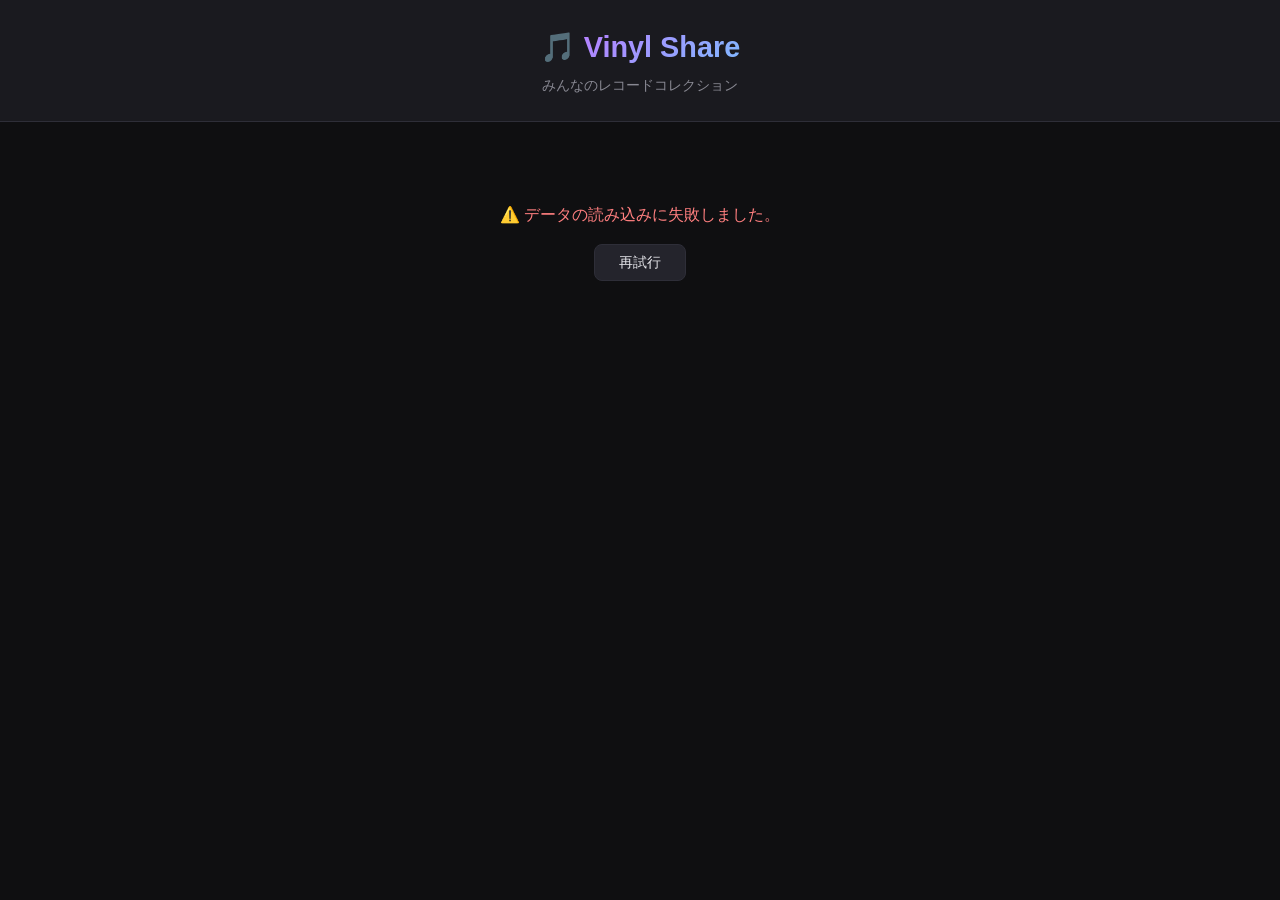
<file: index.html>
<!DOCTYPE html>
<html lang="ja">
<head>
  <meta charset="UTF-8">
  <meta name="viewport" content="width=device-width, initial-scale=1.0">
  <title>Vinyl Share 🎵</title>
  <link rel="stylesheet" href="/css/style.css">
</head>
<body>

<header class="site-header">
  <div class="header-inner">
    <div class="logo">
      <span class="logo-icon">🎵</span>
      <span class="logo-text">Vinyl Share</span>
    </div>
    <p class="header-sub">みんなのレコードコレクション</p>
  </div>
</header>

<main class="main-content">
  <!-- ローディング -->
  <div id="loading" class="loading-state">
    <div class="spinner"></div>
    <p>レコードを読み込んでいます...</p>
  </div>

  <!-- エラー -->
  <div id="error" class="error-state" style="display:none">
    <p>⚠️ データの読み込みに失敗しました。</p>
    <button onclick="loadRecords()">再試行</button>
  </div>

  <!-- レコード数カウンター -->
  <div id="stats" class="stats-bar" style="display:none">
    <span id="record-count"></span>
  </div>

  <!-- レコードグリッド -->
  <div id="records-grid" class="records-grid" style="display:none"></div>

  <!-- 空状態 -->
  <div id="empty" class="empty-state" style="display:none">
    <p>🎶 まだレコードが登録されていません。</p>
  </div>
</main>

<!-- レコード詳細モーダル -->
<div id="modal" class="modal-overlay" style="display:none" onclick="closeModal(event)">
  <div class="modal-box">
    <button class="modal-close" onclick="closeModal()">✕</button>
    <div id="modal-content"></div>
  </div>
</div>

<script src="/js/app.js"></script>
</body>
</html>
</file>
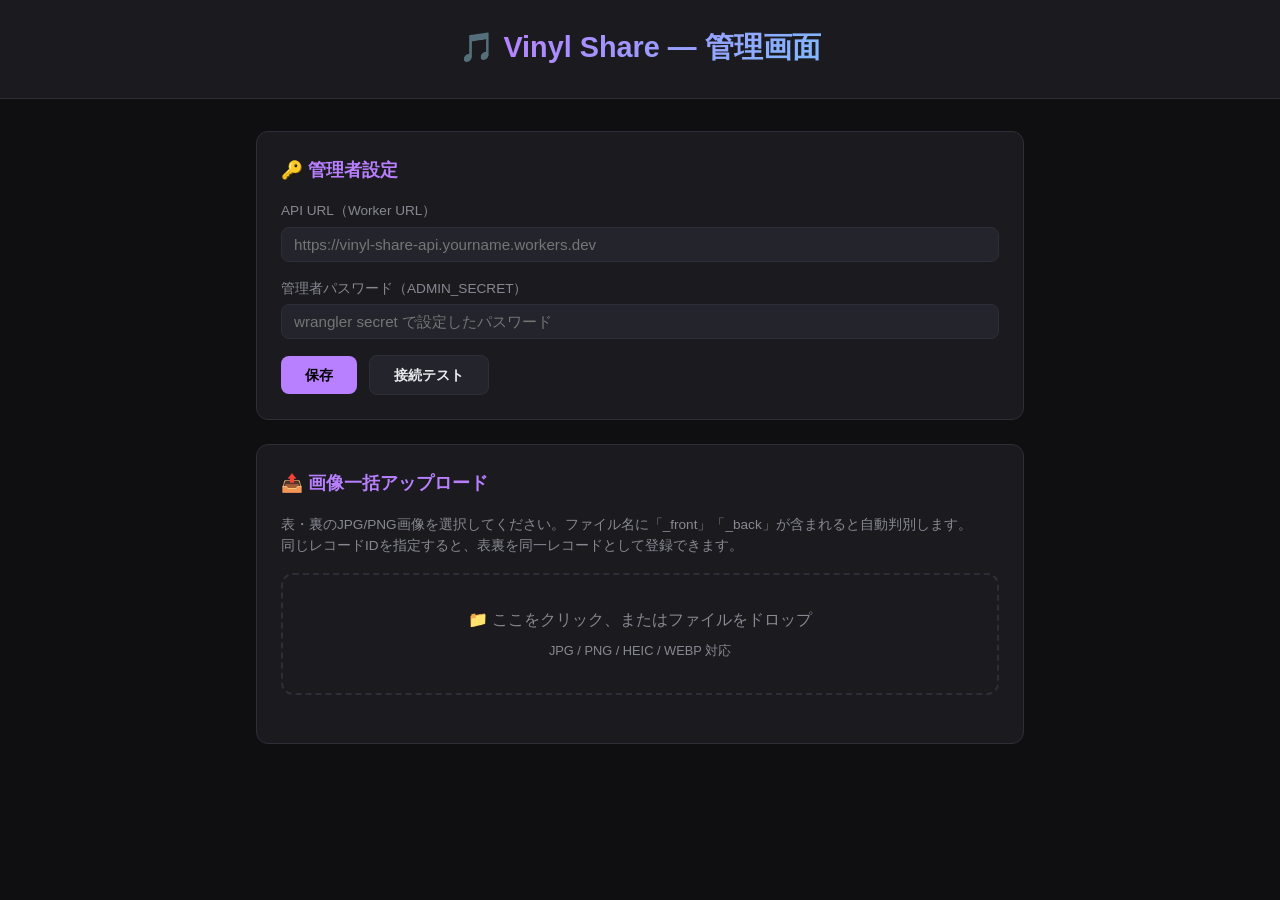
<file: admin.html>
<!DOCTYPE html>
<html lang="ja">
<head>
  <meta charset="UTF-8">
  <meta name="viewport" content="width=device-width, initial-scale=1.0">
  <title>Vinyl Share 管理画面</title>
  <link rel="stylesheet" href="/css/style.css">
  <style>
    .admin-container { max-width: 800px; margin: 2rem auto; padding: 0 1rem; }
    .admin-card {
      background: var(--surface);
      border: 1px solid var(--border);
      border-radius: 12px;
      padding: 1.5rem;
      margin-bottom: 1.5rem;
    }
    .admin-card h2 { font-size: 1.1rem; margin-bottom: 1rem; color: var(--accent); }
    .form-row { margin-bottom: 1rem; }
    label { display: block; font-size: 0.85rem; color: var(--text-sub); margin-bottom: 0.3rem; }
    input[type=text], input[type=password] {
      width: 100%;
      background: var(--surface2);
      border: 1px solid var(--border);
      border-radius: 8px;
      color: var(--text);
      padding: 0.5rem 0.75rem;
      font-size: 0.95rem;
    }
    .btn {
      background: var(--accent);
      color: #000;
      border: none;
      border-radius: 8px;
      padding: 0.6rem 1.5rem;
      font-size: 0.9rem;
      font-weight: 600;
      cursor: pointer;
      margin-right: 0.5rem;
    }
    .btn:hover { opacity: 0.85; }
    .btn-secondary {
      background: var(--surface2);
      color: var(--text);
      border: 1px solid var(--border);
    }

    /* 一括アップロードエリア */
    .drop-zone {
      border: 2px dashed var(--border);
      border-radius: 12px;
      padding: 2rem;
      text-align: center;
      cursor: pointer;
      color: var(--text-sub);
      transition: border-color 0.2s;
    }
    .drop-zone:hover, .drop-zone.drag-over { border-color: var(--accent); color: var(--text); }
    .drop-zone input { display: none; }

    /* アップロードキュー */
    .upload-queue { margin-top: 1.5rem; }
    .queue-item {
      display: flex;
      align-items: center;
      gap: 0.75rem;
      padding: 0.6rem 0;
      border-bottom: 1px solid var(--border);
      font-size: 0.85rem;
    }
    .queue-thumb {
      width: 44px;
      height: 44px;
      object-fit: cover;
      border-radius: 6px;
      background: var(--surface2);
    }
    .queue-info { flex: 1; }
    .queue-name { color: var(--text); font-size: 0.8rem; }
    .queue-fields { display: flex; gap: 0.5rem; margin-top: 0.3rem; }
    .queue-fields input {
      flex: 1;
      padding: 0.25rem 0.5rem;
      font-size: 0.78rem;
    }
    .side-select {
      background: var(--surface2);
      border: 1px solid var(--border);
      border-radius: 6px;
      color: var(--text);
      padding: 0.25rem 0.4rem;
      font-size: 0.78rem;
    }
    .status-badge {
      font-size: 0.72rem;
      padding: 2px 8px;
      border-radius: 20px;
      white-space: nowrap;
    }
    .status-pending  { background: var(--surface2); color: var(--text-sub); }
    .status-uploading { background: #1a3a5c; color: var(--accent2); }
    .status-done     { background: #1a3a2a; color: #7fff9f; }
    .status-error    { background: #3a1a1a; color: #ff7f7f; }

    /* 進捗バー */
    .progress-bar {
      height: 4px;
      background: var(--surface2);
      border-radius: 2px;
      margin-top: 1rem;
      overflow: hidden;
      display: none;
    }
    .progress-fill {
      height: 100%;
      background: var(--accent);
      border-radius: 2px;
      transition: width 0.3s;
    }

    /* ログ */
    .log-box {
      background: var(--surface2);
      border-radius: 8px;
      padding: 1rem;
      font-size: 0.78rem;
      font-family: monospace;
      max-height: 200px;
      overflow-y: auto;
      color: var(--text-sub);
      margin-top: 1rem;
    }
    .log-ok  { color: #7fff9f; }
    .log-err { color: #ff7f7f; }
  </style>
</head>
<body>

<header class="site-header">
  <div class="header-inner">
    <div class="logo">
      <span class="logo-icon">🎵</span>
      <span class="logo-text">Vinyl Share — 管理画面</span>
    </div>
  </div>
</header>

<div class="admin-container">

  <!-- 認証設定 -->
  <div class="admin-card">
    <h2>🔑 管理者設定</h2>
    <div class="form-row">
      <label>API URL（Worker URL）</label>
      <input type="text" id="api-url" placeholder="https://vinyl-share-api.yourname.workers.dev">
    </div>
    <div class="form-row">
      <label>管理者パスワード（ADMIN_SECRET）</label>
      <input type="password" id="admin-secret" placeholder="wrangler secret で設定したパスワード">
    </div>
    <button class="btn" onclick="saveConfig()">保存</button>
    <button class="btn btn-secondary" onclick="testConnection()">接続テスト</button>
    <span id="conn-status" style="font-size:0.85rem; margin-left:0.5rem;"></span>
  </div>

  <!-- 一括アップロード -->
  <div class="admin-card">
    <h2>📤 画像一括アップロード</h2>
    <p style="font-size:0.85rem; color:var(--text-sub); margin-bottom:1rem;">
      表・裏のJPG/PNG画像を選択してください。ファイル名に「_front」「_back」が含まれると自動判別します。<br>
      同じレコードIDを指定すると、表裏を同一レコードとして登録できます。
    </p>

    <div class="drop-zone" id="drop-zone" onclick="document.getElementById('file-input').click()">
      <input type="file" id="file-input" multiple accept="image/jpeg,image/png,image/heic,image/webp">
      <div>📁 ここをクリック、またはファイルをドロップ</div>
      <div style="font-size:0.8rem; margin-top:0.5rem;">JPG / PNG / HEIC / WEBP 対応</div>
    </div>

    <div id="upload-queue" class="upload-queue"></div>

    <div style="margin-top:1rem; display:none" id="upload-controls">
      <button class="btn" onclick="startUpload()">▶ アップロード開始</button>
      <button class="btn btn-secondary" onclick="clearQueue()">クリア</button>
      <span id="queue-count" style="font-size:0.85rem; margin-left:0.75rem;"></span>
    </div>

    <div class="progress-bar" id="progress-bar">
      <div class="progress-fill" id="progress-fill"></div>
    </div>
    <div class="log-box" id="log-box" style="display:none"></div>
  </div>

</div>

<script>
// ─── 設定保存 ─────────────────────────────────────
let config = {
  apiUrl: localStorage.getItem('vinyl_api_url') || '',
  secret: localStorage.getItem('vinyl_secret') || ''
};

document.getElementById('api-url').value = config.apiUrl;

function saveConfig() {
  config.apiUrl = document.getElementById('api-url').value.replace(/\/$/, '');
  config.secret = document.getElementById('admin-secret').value;
  localStorage.setItem('vinyl_api_url', config.apiUrl);
  document.getElementById('conn-status').textContent = '✓ 保存しました';
  setTimeout(() => document.getElementById('conn-status').textContent = '', 2000);
}

async function testConnection() {
  saveConfig();
  const el = document.getElementById('conn-status');
  el.textContent = '接続中...';
  try {
    const res = await fetch(`${config.apiUrl}/api/records`);
    if (res.ok) {
      const data = await res.json();
      el.textContent = `✓ 接続OK（レコード ${data.records?.length ?? 0} 件）`;
      el.style.color = '#7fff9f';
    } else {
      el.textContent = `✗ エラー: HTTP ${res.status}`;
      el.style.color = '#ff7f7f';
    }
  } catch (e) {
    el.textContent = `✗ 接続失敗: ${e.message}`;
    el.style.color = '#ff7f7f';
  }
}

// ─── ファイル選択 ─────────────────────────────────
let queue = [];

document.getElementById('file-input').addEventListener('change', (e) => {
  addFiles([...e.target.files]);
  e.target.value = '';
});

const dropZone = document.getElementById('drop-zone');
dropZone.addEventListener('dragover', (e) => { e.preventDefault(); dropZone.classList.add('drag-over'); });
dropZone.addEventListener('dragleave', () => dropZone.classList.remove('drag-over'));
dropZone.addEventListener('drop', (e) => {
  e.preventDefault();
  dropZone.classList.remove('drag-over');
  addFiles([...e.dataTransfer.files]);
});

function addFiles(files) {
  files.forEach(file => {
    if (!file.type.startsWith('image/')) return;
    const name = file.name.toLowerCase();
    const side = name.includes('_back') || name.includes('裏') ? 'back' : 'front';
    // ファイル名からレコードIDのベースを推測
    const baseName = file.name.replace(/\.(jpg|jpeg|png|heic|webp)$/i, '')
                              .replace(/_front|_back|_表|_裏/gi, '');
    const recordId = sanitizeId(baseName);

    queue.push({
      file,
      recordId,
      side,
      artist: '',
      album: '',
      status: 'pending'
    });
  });
  renderQueue();
}

function sanitizeId(str) {
  return str.toLowerCase().replace(/[^a-z0-9-_]/g, '-').replace(/-+/g, '-').slice(0, 40);
}

// ─── キューレンダリング ────────────────────────────
function renderQueue() {
  const el = document.getElementById('upload-queue');
  if (queue.length === 0) {
    el.innerHTML = '';
    document.getElementById('upload-controls').style.display = 'none';
    return;
  }
  document.getElementById('upload-controls').style.display = 'block';
  document.getElementById('queue-count').textContent = `${queue.length} ファイル`;

  el.innerHTML = queue.map((item, i) => `
    <div class="queue-item" id="qitem-${i}">
      <img class="queue-thumb" src="${URL.createObjectURL(item.file)}" alt="">
      <div class="queue-info">
        <div class="queue-name">${escHtml(item.file.name)}</div>
        <div class="queue-fields">
          <input type="text" placeholder="レコードID（同じ値＝同一レコード）"
            value="${escHtml(item.recordId)}"
            onchange="queue[${i}].recordId = sanitizeId(this.value)">
          <select class="side-select" onchange="queue[${i}].side = this.value">
            <option value="front" ${item.side === 'front' ? 'selected' : ''}>表</option>
            <option value="back"  ${item.side === 'back'  ? 'selected' : ''}>裏</option>
          </select>
        </div>
        <div class="queue-fields" style="margin-top:0.25rem">
          <input type="text" placeholder="アーティスト名"
            onchange="queue[${i}].artist = this.value">
          <input type="text" placeholder="アルバム名"
            onchange="queue[${i}].album = this.value">
        </div>
      </div>
      <span class="status-badge status-${item.status}" id="badge-${i}">待機</span>
    </div>
  `).join('');
}

function clearQueue() {
  queue = [];
  renderQueue();
  document.getElementById('log-box').style.display = 'none';
  document.getElementById('progress-bar').style.display = 'none';
}

// ─── アップロード実行 ──────────────────────────────
async function startUpload() {
  saveConfig();
  if (!config.apiUrl) { alert('API URLを入力してください'); return; }
  if (!config.secret) { alert('管理者パスワードを入力してください'); return; }

  const logBox = document.getElementById('log-box');
  const progressBar = document.getElementById('progress-bar');
  const progressFill = document.getElementById('progress-fill');
  logBox.style.display = 'block';
  progressBar.style.display = 'block';
  logBox.innerHTML = '';

  let done = 0;
  for (let i = 0; i < queue.length; i++) {
    const item = queue[i];
    if (item.status === 'done') { done++; continue; }

    // バッジ更新
    updateBadge(i, 'uploading', '送信中');

    const formData = new FormData();
    formData.append('image', item.file);
    formData.append('recordId', item.recordId);
    formData.append('side', item.side);
    formData.append('artist', item.artist);
    formData.append('album', item.album);

    try {
      const res = await fetch(`${config.apiUrl}/api/upload`, {
        method: 'POST',
        headers: { Authorization: `Bearer ${config.secret}` },
        body: formData
      });
      const data = await res.json();
      if (res.ok && data.success) {
        item.status = 'done';
        updateBadge(i, 'done', '完了');
        addLog(`✓ ${item.file.name} → /images/records/${item.recordId}/${item.side}.jpg`, 'ok');
      } else {
        item.status = 'error';
        updateBadge(i, 'error', 'エラー');
        addLog(`✗ ${item.file.name}: ${data.error || res.status}`, 'err');
      }
    } catch (e) {
      item.status = 'error';
      updateBadge(i, 'error', 'エラー');
      addLog(`✗ ${item.file.name}: ${e.message}`, 'err');
    }

    done++;
    progressFill.style.width = `${Math.round(done / queue.length * 100)}%`;
  }

  addLog(`--- 完了: ${queue.filter(q=>q.status==='done').length}/${queue.length} 件 ---`, 'ok');
}

function updateBadge(i, cls, text) {
  const el = document.getElementById(`badge-${i}`);
  if (el) {
    el.className = `status-badge status-${cls}`;
    el.textContent = text;
  }
}
function addLog(msg, type) {
  const el = document.getElementById('log-box');
  el.innerHTML += `<div class="log-${type}">${escHtml(msg)}</div>`;
  el.scrollTop = el.scrollHeight;
}
function escHtml(str) {
  return String(str).replace(/&/g,'&amp;').replace(/</g,'&lt;').replace(/>/g,'&gt;').replace(/"/g,'&quot;');
}
</script>
</body>
</html>
</file>
<file: css/style.css>
/* ── Vinyl Share スタイル ────────────────────────────── */

:root {
  --bg: #0f0f11;
  --surface: #1a1a1f;
  --surface2: #24242c;
  --border: #2e2e38;
  --text: #e8e8ed;
  --text-sub: #888892;
  --accent: #b87fff;
  --accent2: #7fbaff;
  --radius: 12px;
  --shadow: 0 4px 24px rgba(0,0,0,0.5);
}

* { box-sizing: border-box; margin: 0; padding: 0; }

body {
  background: var(--bg);
  color: var(--text);
  font-family: -apple-system, BlinkMacSystemFont, 'Helvetica Neue', sans-serif;
  min-height: 100vh;
  line-height: 1.6;
}

/* ─── ヘッダー ─── */
.site-header {
  background: var(--surface);
  border-bottom: 1px solid var(--border);
  padding: 1.5rem 1rem;
  text-align: center;
}
.header-inner { max-width: 1100px; margin: 0 auto; }
.logo {
  display: flex;
  align-items: center;
  justify-content: center;
  gap: 0.5rem;
  margin-bottom: 0.25rem;
}
.logo-icon { font-size: 1.8rem; }
.logo-text {
  font-size: 1.8rem;
  font-weight: 700;
  background: linear-gradient(135deg, var(--accent), var(--accent2));
  -webkit-background-clip: text;
  -webkit-text-fill-color: transparent;
}
.header-sub { color: var(--text-sub); font-size: 0.9rem; }

/* ─── メインコンテンツ ─── */
.main-content {
  max-width: 1100px;
  margin: 0 auto;
  padding: 2rem 1rem;
}

/* ─── 統計バー ─── */
.stats-bar {
  margin-bottom: 1.5rem;
  color: var(--text-sub);
  font-size: 0.9rem;
}

/* ─── ローディング ─── */
.loading-state {
  text-align: center;
  padding: 4rem;
  color: var(--text-sub);
}
.spinner {
  width: 40px;
  height: 40px;
  border: 3px solid var(--border);
  border-top-color: var(--accent);
  border-radius: 50%;
  animation: spin 0.8s linear infinite;
  margin: 0 auto 1rem;
}
@keyframes spin { to { transform: rotate(360deg); } }

/* ─── エラー状態 ─── */
.error-state {
  text-align: center;
  padding: 3rem;
  color: #ff7f7f;
}
.error-state button {
  margin-top: 1rem;
  padding: 0.5rem 1.5rem;
  background: var(--surface2);
  border: 1px solid var(--border);
  border-radius: 8px;
  color: var(--text);
  cursor: pointer;
  font-size: 0.9rem;
}

/* ─── レコードグリッド ─── */
.records-grid {
  display: grid;
  grid-template-columns: repeat(auto-fill, minmax(260px, 1fr));
  gap: 1.5rem;
}

/* ─── レコードカード ─── */
.record-card {
  background: var(--surface);
  border: 1px solid var(--border);
  border-radius: var(--radius);
  overflow: hidden;
  cursor: pointer;
  transition: transform 0.2s, box-shadow 0.2s, border-color 0.2s;
}
.record-card:hover {
  transform: translateY(-4px);
  box-shadow: var(--shadow);
  border-color: var(--accent);
}

.card-image-wrap {
  position: relative;
  aspect-ratio: 1;
  background: var(--surface2);
  overflow: hidden;
}
.card-image-wrap img {
  width: 100%;
  height: 100%;
  object-fit: cover;
  transition: transform 0.3s;
}
.record-card:hover .card-image-wrap img {
  transform: scale(1.04);
}

/* 表裏バッジ */
.side-badge {
  position: absolute;
  bottom: 8px;
  right: 8px;
  background: rgba(0,0,0,0.75);
  color: #fff;
  font-size: 0.7rem;
  padding: 2px 8px;
  border-radius: 20px;
  backdrop-filter: blur(4px);
}

/* 画像なし placeholder */
.no-image {
  width: 100%;
  height: 100%;
  display: flex;
  align-items: center;
  justify-content: center;
  font-size: 3rem;
  color: var(--border);
}

.card-info {
  padding: 0.875rem 1rem;
}
.card-artist {
  font-size: 0.75rem;
  color: var(--accent);
  text-transform: uppercase;
  letter-spacing: 0.06em;
  margin-bottom: 0.2rem;
  white-space: nowrap;
  overflow: hidden;
  text-overflow: ellipsis;
}
.card-album {
  font-size: 1rem;
  font-weight: 600;
  color: var(--text);
  white-space: nowrap;
  overflow: hidden;
  text-overflow: ellipsis;
}
.card-id {
  font-size: 0.72rem;
  color: var(--text-sub);
  margin-top: 0.25rem;
}

/* ─── 空状態 ─── */
.empty-state {
  text-align: center;
  padding: 4rem;
  color: var(--text-sub);
}

/* ─── モーダル ─── */
.modal-overlay {
  position: fixed;
  inset: 0;
  background: rgba(0,0,0,0.85);
  display: flex;
  align-items: center;
  justify-content: center;
  z-index: 1000;
  padding: 1rem;
  backdrop-filter: blur(4px);
}
.modal-box {
  background: var(--surface);
  border: 1px solid var(--border);
  border-radius: 16px;
  max-width: 800px;
  width: 100%;
  max-height: 90vh;
  overflow-y: auto;
  position: relative;
  padding: 1.5rem;
}
.modal-close {
  position: absolute;
  top: 1rem;
  right: 1rem;
  background: var(--surface2);
  border: 1px solid var(--border);
  border-radius: 50%;
  width: 32px;
  height: 32px;
  font-size: 0.9rem;
  cursor: pointer;
  color: var(--text-sub);
  display: flex;
  align-items: center;
  justify-content: center;
}
.modal-close:hover { color: var(--text); }

/* モーダル内コンテンツ */
.modal-header { margin-bottom: 1.25rem; padding-right: 2rem; }
.modal-artist {
  font-size: 0.8rem;
  color: var(--accent);
  text-transform: uppercase;
  letter-spacing: 0.08em;
  margin-bottom: 0.25rem;
}
.modal-album {
  font-size: 1.4rem;
  font-weight: 700;
  color: var(--text);
}

.modal-images {
  display: grid;
  grid-template-columns: 1fr 1fr;
  gap: 1rem;
  margin-top: 1rem;
}
@media (max-width: 480px) {
  .modal-images { grid-template-columns: 1fr; }
}

.modal-img-wrap {
  position: relative;
  border-radius: 10px;
  overflow: hidden;
  background: var(--surface2);
  aspect-ratio: 1;
}
.modal-img-wrap img {
  width: 100%;
  height: 100%;
  object-fit: cover;
  cursor: zoom-in;
  transition: transform 0.3s;
}
.modal-img-wrap img:hover { transform: scale(1.02); }
.modal-img-label {
  position: absolute;
  bottom: 8px;
  left: 8px;
  background: rgba(0,0,0,0.75);
  color: #fff;
  font-size: 0.75rem;
  padding: 2px 10px;
  border-radius: 20px;
}

/* ─── レスポンシブ ─── */
@media (max-width: 600px) {
  .records-grid { grid-template-columns: repeat(auto-fill, minmax(150px, 1fr)); gap: 0.75rem; }
  .logo-text { font-size: 1.4rem; }
}
</file>
